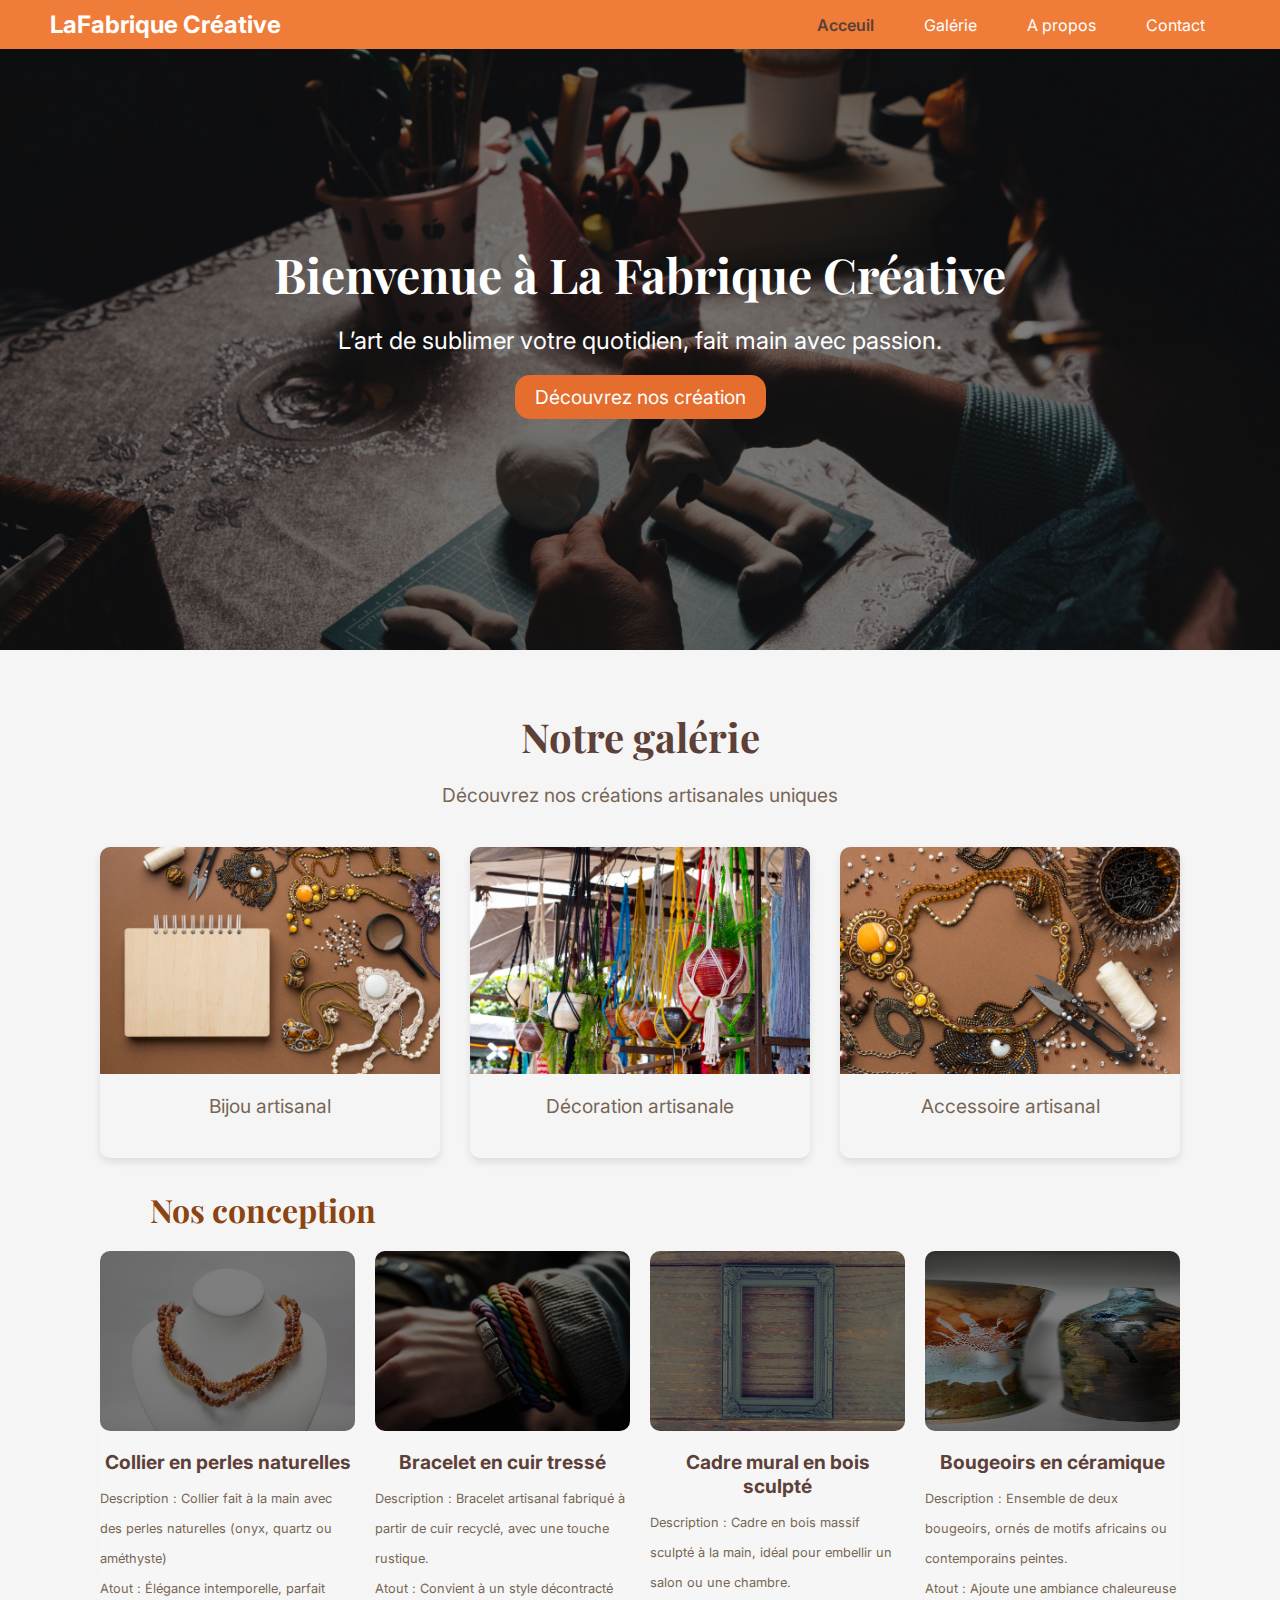
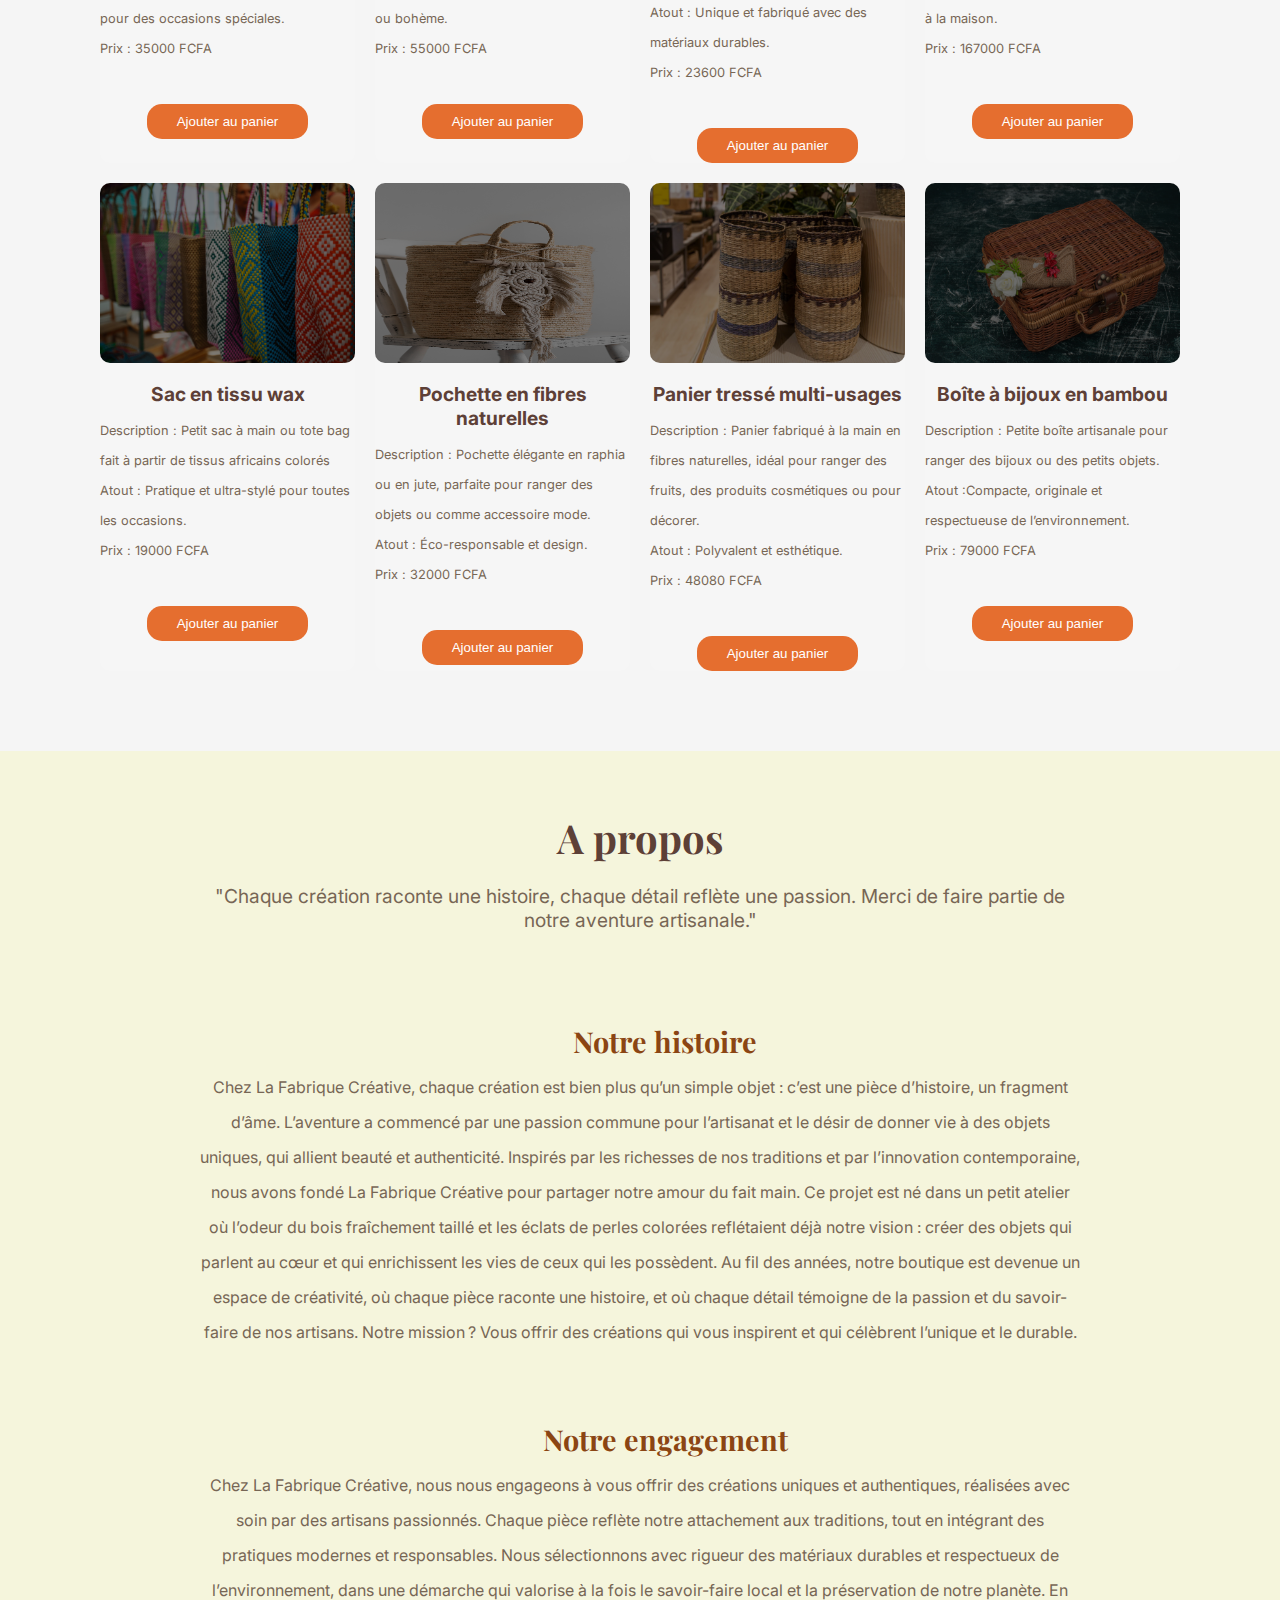
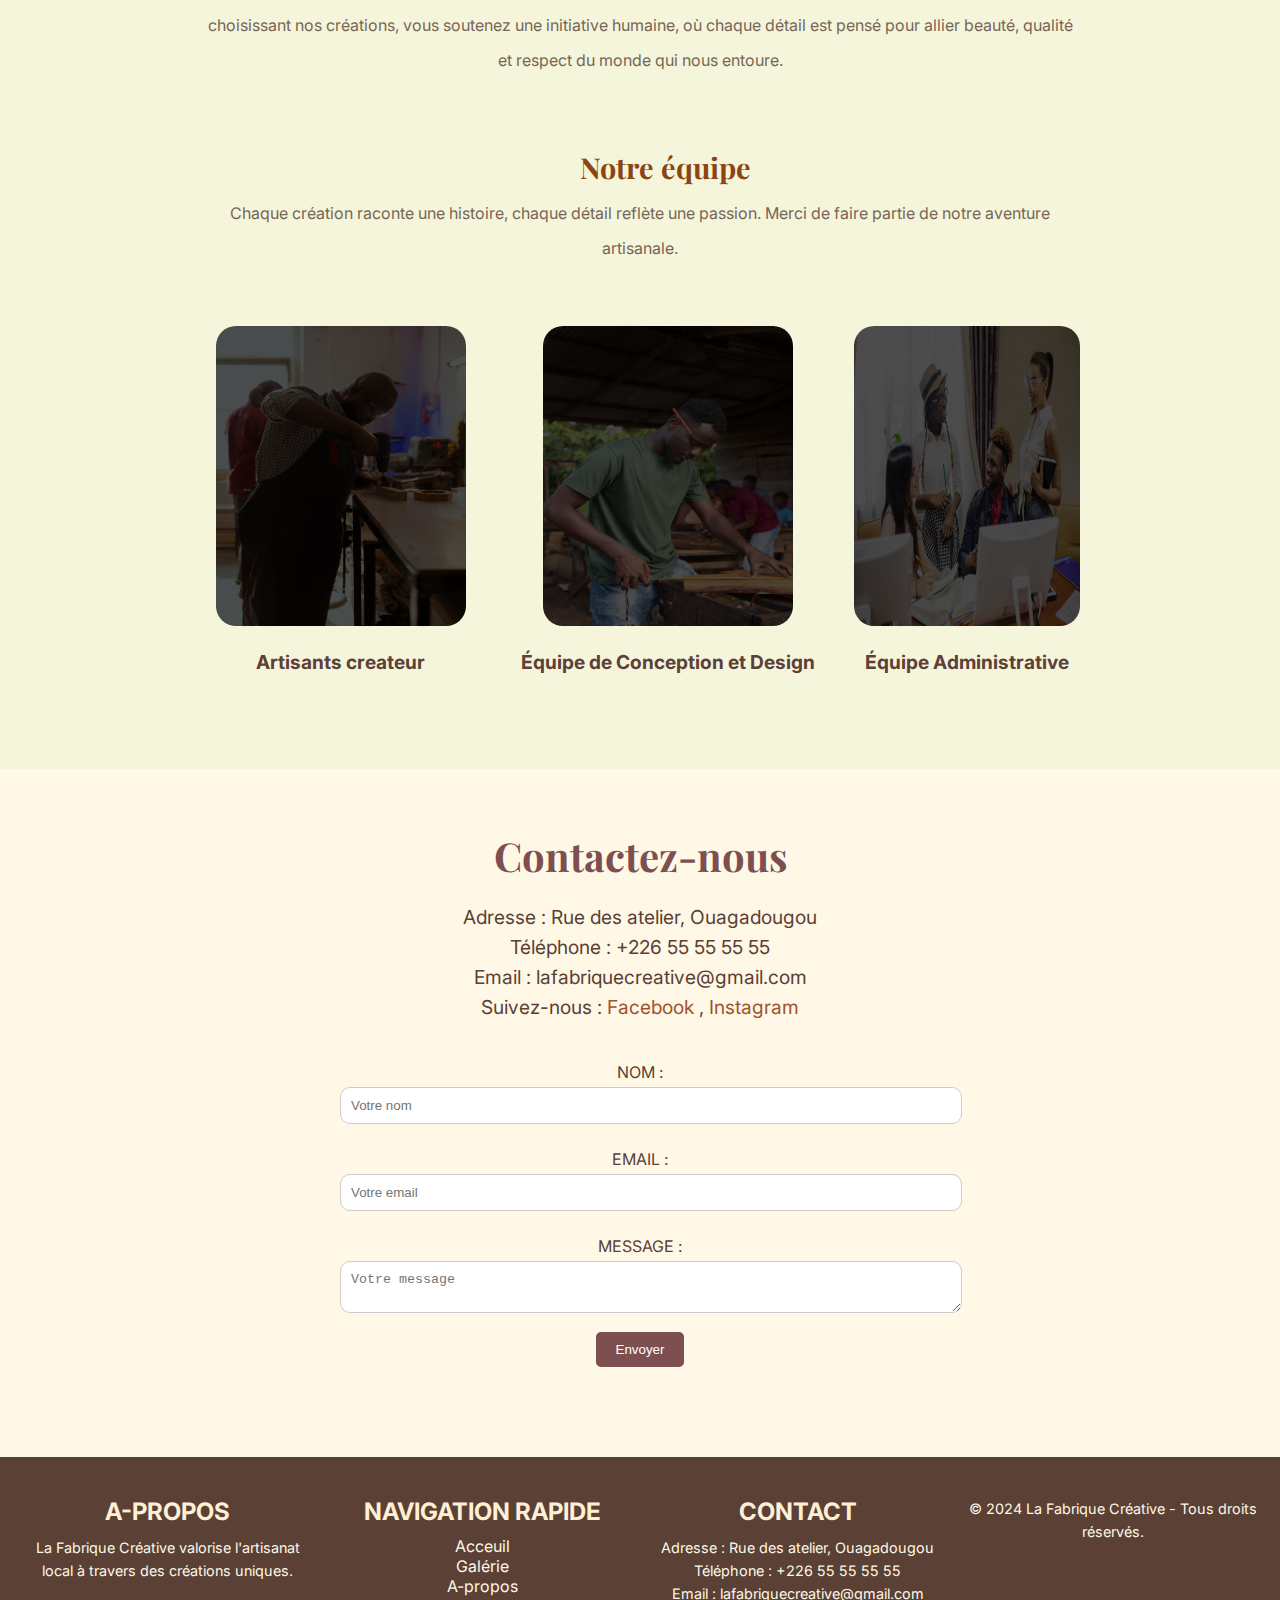
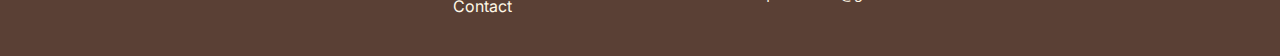
<file: site1/index.html>
<!DOCTYPE html>
<html lang="fr">
<head>
    <meta charset="UTF-8">
    <meta name="viewport" content="width=device-width, initial-scale=1.0">
    <title>La Fabrique Créative</title>
    <link rel="stylesheet" href="styles.css">
    <link href="https://fonts.googleapis.com/css2?family=Playfair+Display:wght@400;700&family=Inter:wght@400;500&display=swap" rel="stylesheet">
</head>
<body>

    <nav class="navbar">
        <a href="#" class="logo">LaFabrique Créative</a>
        <div class="nav-link">
            <ul>
                <li class="active"><a href="#premier">Acceuil</a></li>
                <li><a href="#deuxieme">Galérie</a></li>
                <li><a href="#troisieme">A propos</a></li>
                <li><a href="#quatrieme">Contact</a></li>
            </ul>
        </div>
    </nav>

    <header id="premier">
        <div class="couchesombre"></div>
        <div class="photo">
            <h1>Bienvenue à La Fabrique Créative</h1>
            <p>L’art de sublimer votre quotidien, fait main avec passion.</p>
            <a href="#" class="bouton">Découvrez nos création</a>
        </div>
    </header>

    <section class="galerie" id="deuxieme">

        <h2>Notre galérie</h2>
        <p>Découvrez nos créations artisanales uniques</p>

        <div class="grille-galerie">
            <div class="galerie-image">
                <img src="galerie.img/bijou_artisanal.jpg" alt="Bijou artisanal">
                <p>Bijou artisanal</p>
            </div>

            <div class="galerie-image">
                <img src="galerie.img/decoration_artisanal.jpg" alt="Décoration artisanale">
                <p>Décoration artisanale</p>
            </div>

            <div class="galerie-image">
                <img src="galerie.img/accessoir_artisanal.jpg" alt="Accessoire artisanal">
                <p>Accessoire artisanal</p>
            </div>   
        </div>

        <div class="phare">
            <h3>Nos conception</h3>
            <div class="present">
                <div class="present-image">
                    <img src="galerie.img/Collier en perles naturelles.jpg" alt="Collier en perles naturelles">
                    <h4>Collier en perles naturelles</h4>
                    <p>Description : Collier fait à la main avec des perles naturelles (onyx, quartz ou améthyste) <br>
                        Atout : Élégance intemporelle, parfait pour des occasions spéciales. <br>
                        Prix : 35000 FCFA
                    </p>
                    <button>Ajouter au panier</button>
                </div>

                <div class="present-image">
                    <img src="galerie.img/Bracelet en cuir tressé.jpg" alt="Bracelet en cuir tressé">
                    <h4>Bracelet en cuir tressé</h4>
                    <p>Description : Bracelet artisanal fabriqué à partir de cuir recyclé, avec une touche rustique. <br>
                        Atout : Convient à un style décontracté ou bohème. <br>
                        Prix : 55000 FCFA
                    </p>
                    <button>Ajouter au panier</button>
                </div>

                <div class="present-image">
                    <img src="galerie.img/Cadre mural en bois sculpté.jpg" alt="Cadre mural en bois sculpté">
                    <h4>Cadre mural en bois sculpté</h4>
                    <p>Description : Cadre en bois massif sculpté à la main, idéal pour embellir un salon ou une chambre. <br>
                        Atout : Unique et fabriqué avec des matériaux durables. <br>
                        Prix : 23600 FCFA
                    </p>
                    <button>Ajouter au panier</button>
                </div>

                <div class="present-image">
                    <img src="galerie.img/Bougeoirs en céramique peinte à la main.jpg" alt="Bougeoirs en céramique peinte à la main">
                    <h4>Bougeoirs en céramique</h4>
                    <p>Description : Ensemble de deux bougeoirs, ornés de motifs africains ou contemporains peintes. <br>
                        Atout : Ajoute une ambiance chaleureuse à la maison. <br>
                        Prix : 167000 FCFA
                    </p>
                    <button>Ajouter au panier</button>
                </div>

                <div class="present-image">
                    <img src="galerie.img/Sac en tissu wax.jpg" alt="Sac en tissu wax">
                    <h4>Sac en tissu wax</h4>
                    <p>Description : Petit sac à main ou tote bag fait à partir de tissus africains colorés <br>
                        Atout : Pratique et ultra-stylé pour toutes les occasions. <br>
                        Prix : 19000 FCFA
                    </p>
                    <button>Ajouter au panier</button>
                </div>

                <div class="present-image">
                    <img src="galerie.img/Pochette en fibres naturelles.jpg" alt="Pochette en fibres naturelles">
                    <h4>Pochette en fibres naturelles</h4>
                    <p>Description : Pochette élégante en raphia ou en jute, parfaite pour ranger des objets ou comme accessoire mode. <br>
                        Atout : Éco-responsable et design. <br>
                        Prix : 32000 FCFA
                    </p>
                    <button>Ajouter au panier</button>
                </div>

                <div class="present-image">
                    <img src="galerie.img/Panier tressé multi-usages.jpg" alt="Panier tressé multi-usages">
                    <h4>Panier tressé multi-usages</h4>
                    <p>Description : Panier fabriqué à la main en fibres naturelles, idéal pour ranger des fruits, des produits cosmétiques ou pour décorer.<br>
                        Atout : Polyvalent et esthétique. <br>
                        Prix : 48080 FCFA
                    </p>
                    <button>Ajouter au panier</button>
                </div>

                <div class="present-image">
                    <img src="galerie.img/Boîte à bijoux en bambou.jpg" alt="Boîte à bijoux en bambou">
                    <h4>Boîte à bijoux en bambou</h4>
                    <p>Description : Petite boîte artisanale pour ranger des bijoux ou des petits objets. <br>
                        Atout :Compacte, originale et respectueuse de l’environnement.<br>
                        Prix : 79000 FCFA
                    </p>
                    <button>Ajouter au panier</button>
                </div>
            </div>
        </div>
    </section>

    <section class="a-propos" id="troisieme">
        <div class="a-propos2">
        <h2>A propos</h2>
        <p>"Chaque création raconte une histoire, chaque détail reflète une passion. Merci de faire partie de notre aventure artisanale."</p>

        <div class="propos">

            <div class="histoire">
                <h3>Notre histoire</h3>
                <p>Chez La Fabrique Créative, chaque création est bien plus qu’un simple objet : c’est une pièce d’histoire, un fragment d’âme. L’aventure a commencé par une passion commune pour l’artisanat et le désir de donner vie à des objets uniques, qui allient beauté et authenticité.
                   Inspirés par les richesses de nos traditions et par l’innovation contemporaine, nous avons fondé La Fabrique Créative pour partager notre amour du fait main. Ce projet est né dans un petit atelier où l’odeur du bois fraîchement taillé et les éclats de perles colorées reflétaient déjà notre vision : créer des objets qui parlent au cœur et qui enrichissent les vies de ceux qui les possèdent.
                   Au fil des années, notre boutique est devenue un espace de créativité, où chaque pièce raconte une histoire, et où chaque détail témoigne de la passion et du savoir-faire de nos artisans. Notre mission ? Vous offrir des créations qui vous inspirent et qui célèbrent l’unique et le durable.
                </p>
            </div>

            <div class="engagement">
                <h3>Notre engagement</h3>
                <p>Chez La Fabrique Créative, nous nous engageons à vous offrir des créations uniques et authentiques, réalisées avec soin par des artisans passionnés. Chaque pièce reflète notre attachement aux traditions, tout en intégrant des pratiques modernes et responsables. Nous sélectionnons avec rigueur des matériaux durables et respectueux de l’environnement, dans une démarche qui valorise à la fois le savoir-faire local et la préservation de notre planète. En choisissant nos créations, vous soutenez une initiative humaine, où chaque détail est pensé pour allier beauté, qualité et respect du monde qui nous entoure.
                </p>
            </div>

            <div class="equipe">
                <h3>Notre équipe</h3>
                <p>Chaque création raconte une histoire, chaque détail reflète une passion. Merci de faire partie de notre aventure artisanale.</p>
            </div>
        </div>

        <div id="carroussel">
            <div class="image">

                <div class="groupe-image">
                <img src="galerie.img/artisants createur.jpg" alt="artisants createur">
                <h4>Artisants createur</h4>
                <p>Ce sont les cœurs et les mains derrière les créations. Ils conçoivent et réalisent chaque pièce avec minutie et passion.</p>
                </div>

                <div class="groupe-image">
                <img src="galerie.img/Equipe.jpg" alt="equipe conception design">
                <h4>Équipe de Conception et Design</h4>
                <p>Ceux qui imaginent et dessinent les modèles avant leur fabrication. Ils s’assurent que chaque création soit à la fois esthétique et innovante.</p>
                </div>

                <div class="groupe-image">
                <img src="galerie.img/administrative et marketing.jpg" alt="artisants createur">
                <h4>Équipe Administrative</h4>
                <p>Ceux qui s'occupent de la gestion, des relations avec les clients, et de la promotion de l'atelier</p>
                </div>

            </div>
        </div>
        </div>
    </section>

    <section id="contact">
        <h2 id="quatrieme">Contactez-nous</h2>

        <div class="contact-info">
            <p>Adresse : Rue des atelier, Ouagadougou</p>
            <p>Téléphone : +226 55 55 55 55</p>
            <p>Email : lafabriquecreative@gmail.com</p>
            <p>Suivez-nous : 
                <a href="https://facebook.com" target="_blank">Facebook</a> ,
                <a href="https://instagram.com" target="_blank">Instagram</a>
            </p>
        </div>

        <form class="contact-form">

                <label for="name">NOM :</label>
                <input type="text" name="name" id="name" placeholder="Votre nom" required>

                <label for="Email">EMAIL :</label>
                <input type="email" name="email" id="email" placeholder="Votre email" required>

                <label for="message">MESSAGE :</label>
                <textarea name="message" id="message" placeholder="Votre message" required></textarea>

                <button type="submit">Envoyer</button>
        </form>
    </section>

    <footer>
        <div id="a-propos">
            <h4>A-propos</h4>
            <p>La Fabrique Créative valorise l'artisanat local à travers des créations uniques.</p>
        </div>

        <div class="navigation-rapide">
            <h4>Navigation rapide</h4>
            <ul>
                <li><a href="#premier">Acceuil</a></li>
                <li><a href="#deuxieme">Galérie</a></li>
                <li><a href="#troisieme">A-propos</a></li>
                <li><a href="#quatrieme">Contact</a></li>
            </ul>
        </div>

        <div class="contacts">
            <h4>Contact</h4>
            <p>Adresse : Rue des atelier, Ouagadougou</p>
            <p>Téléphone : +226 55 55 55 55</p>
            <p>Email : lafabriquecreative@gmail.com</p>
        </div>

        <div class="droit-reserve">
            <p>© 2024 La Fabrique Créative - Tous droits réservés.</p>
        </div>
    </footer>
      
</body>
</html>
</file>
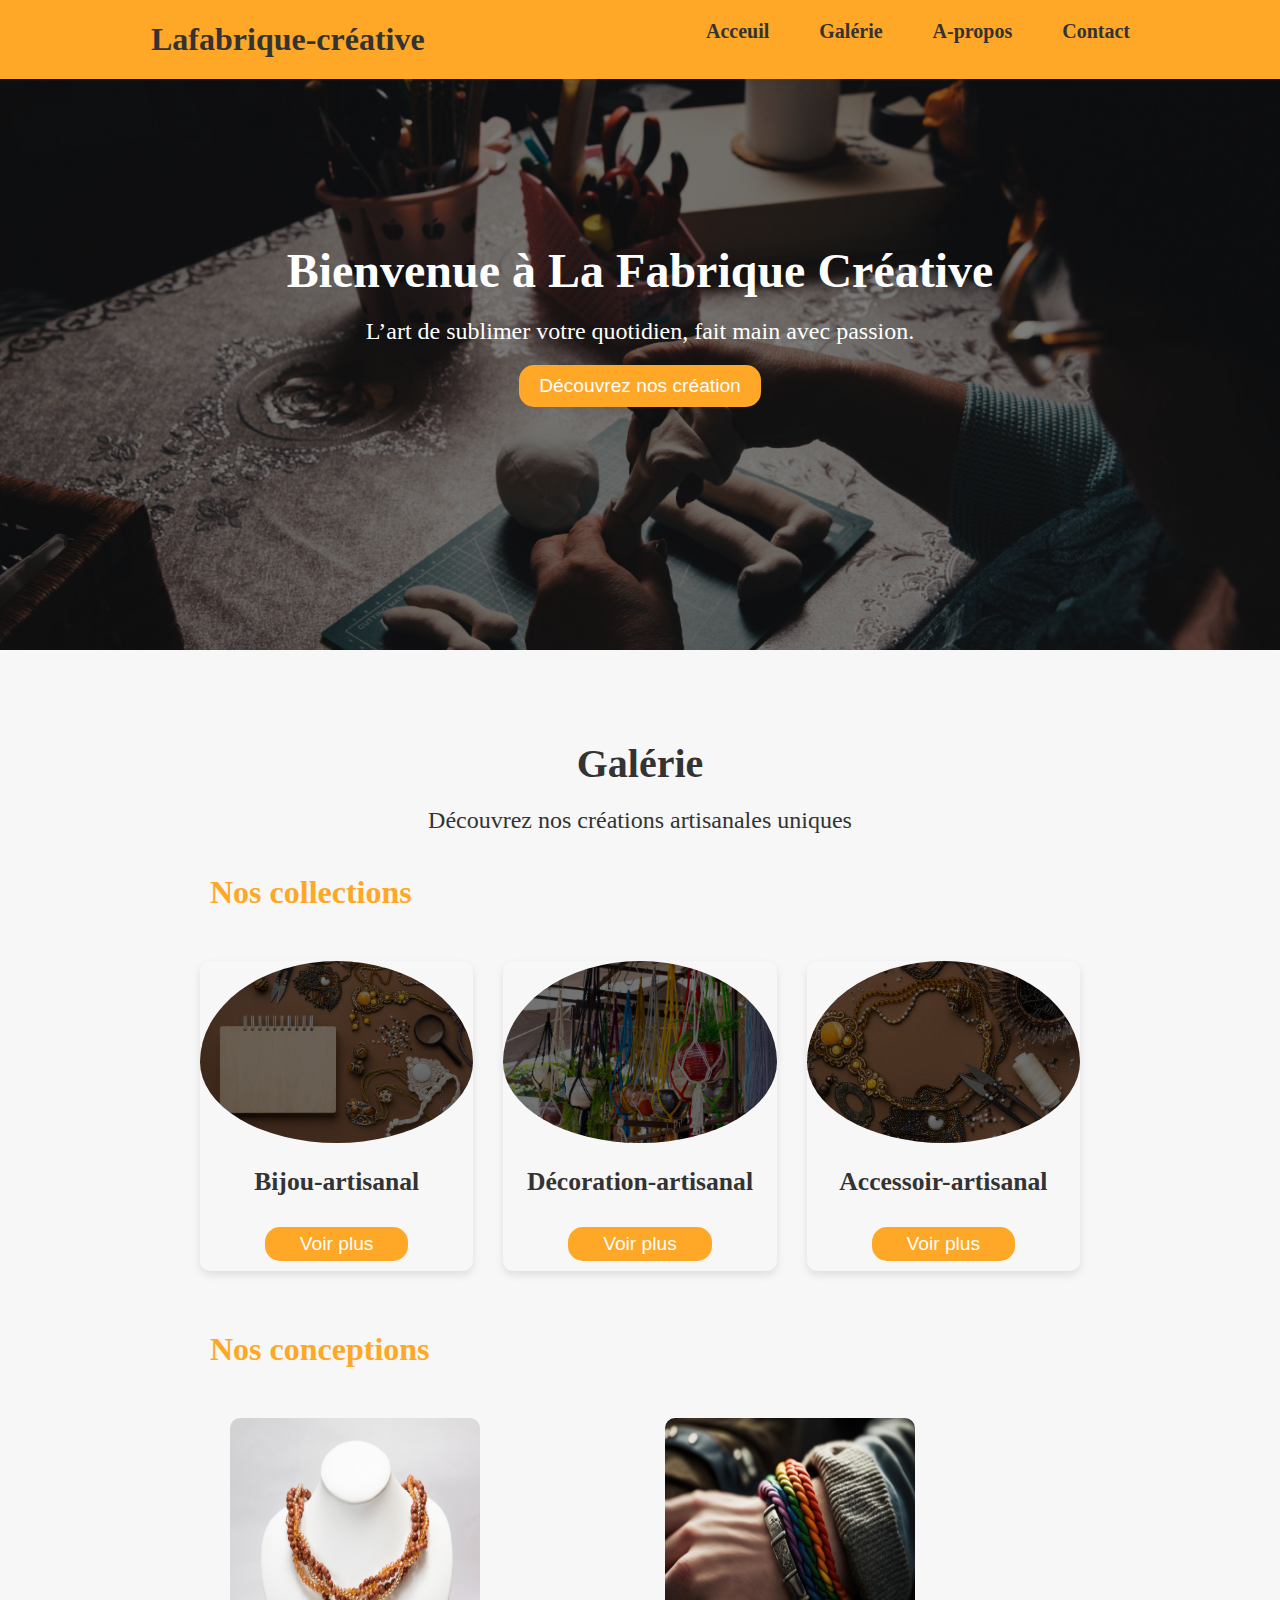
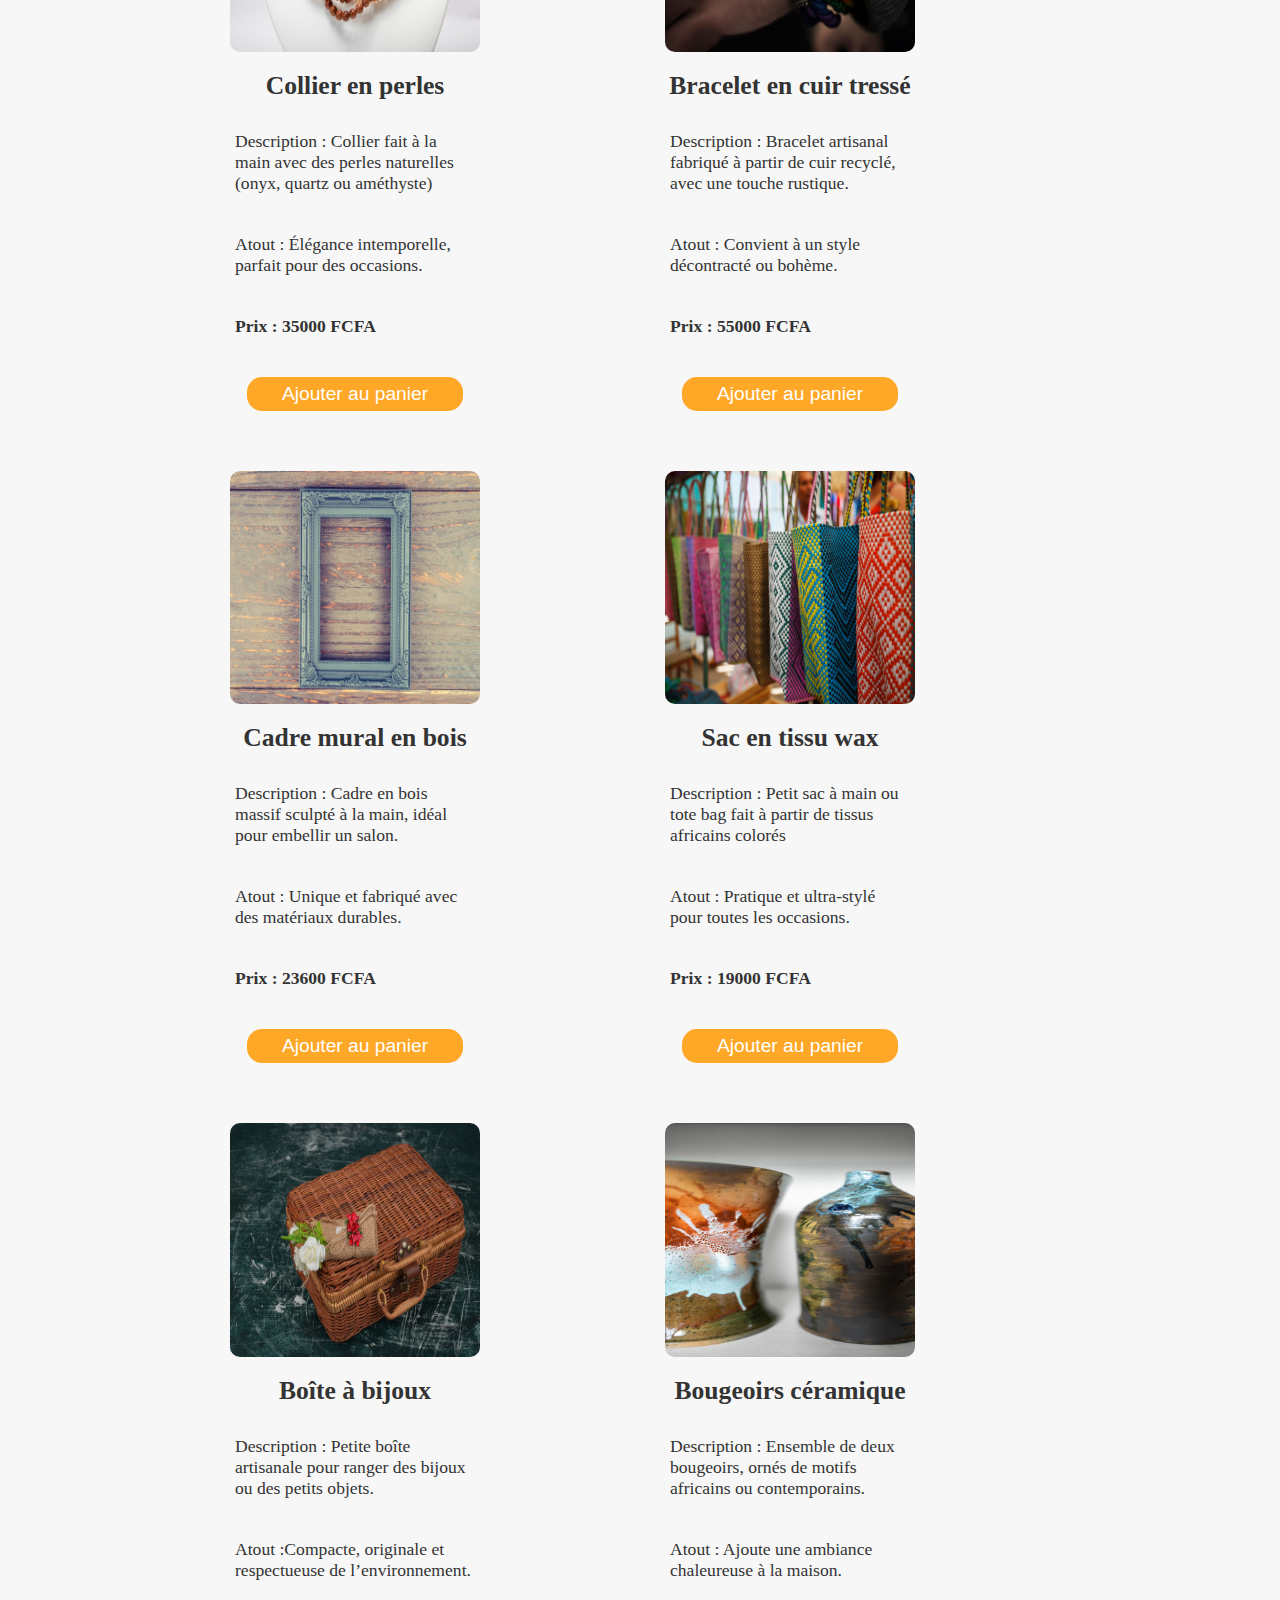
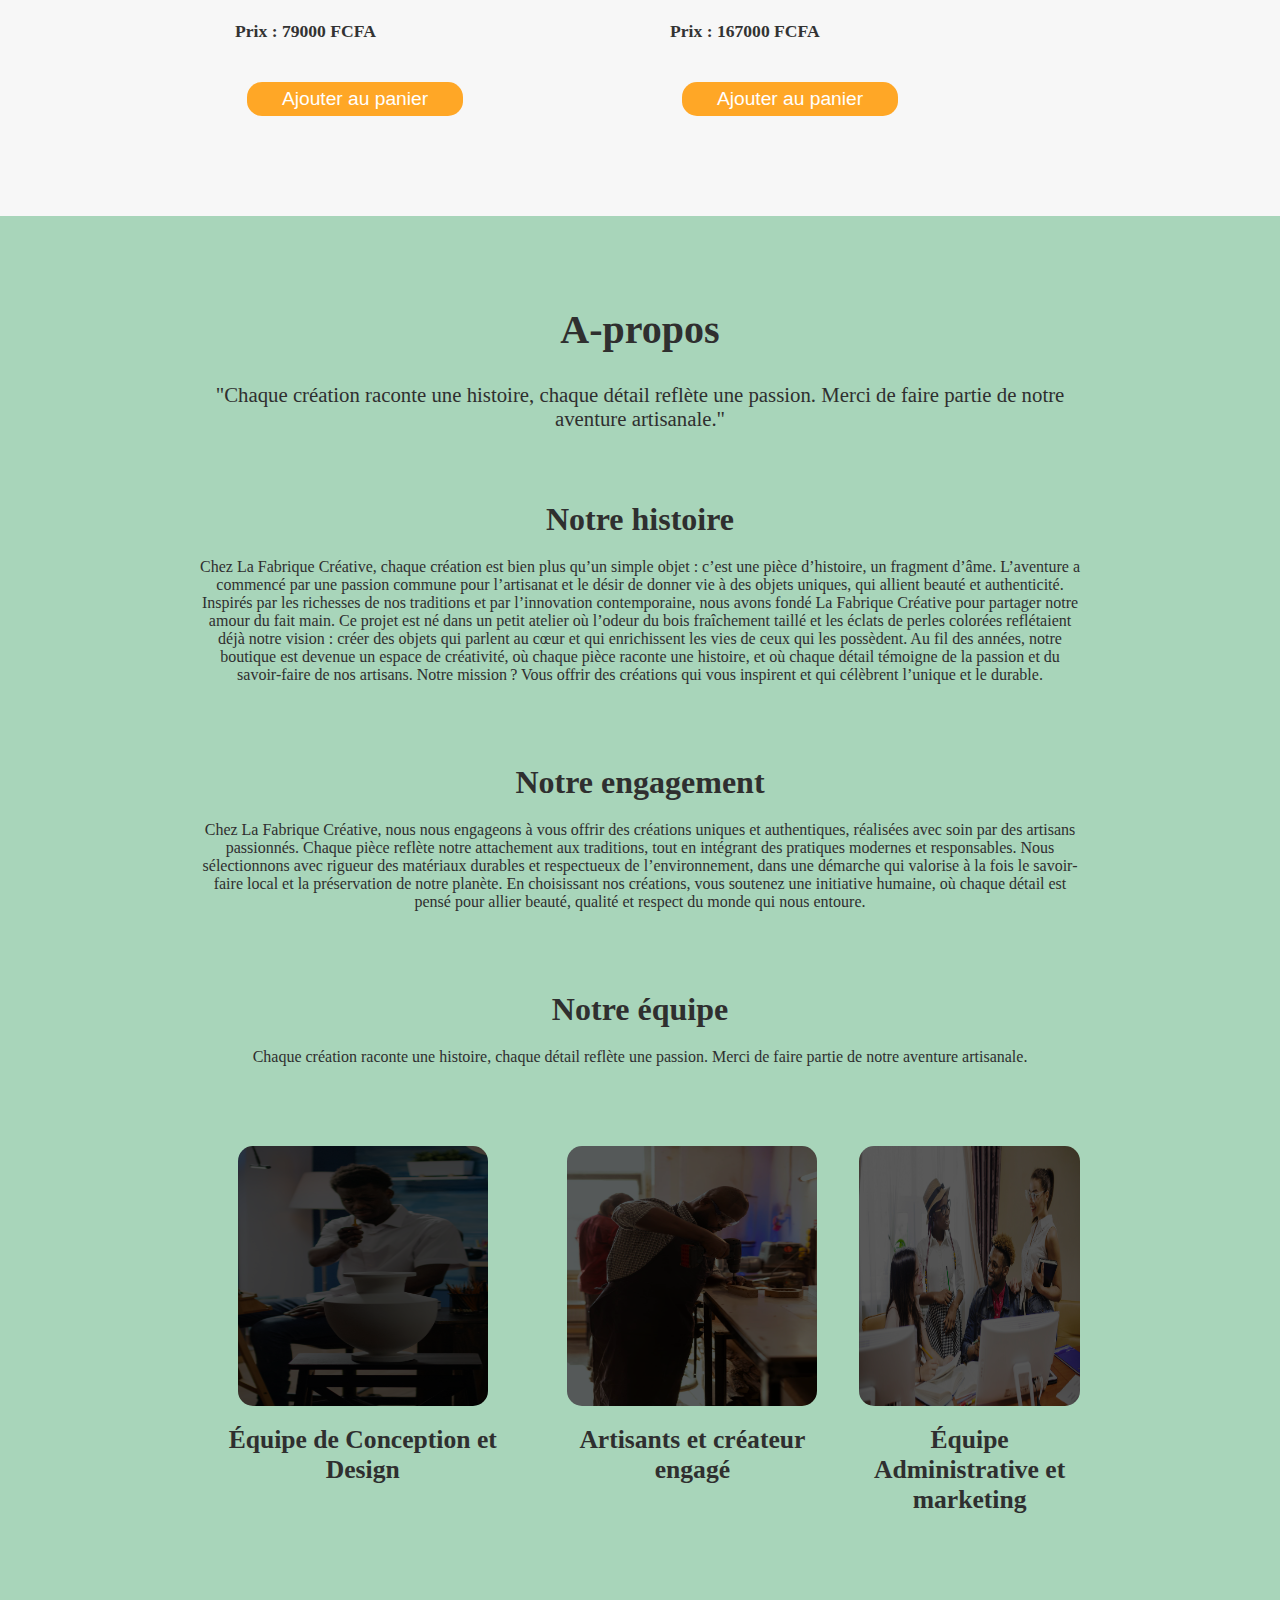
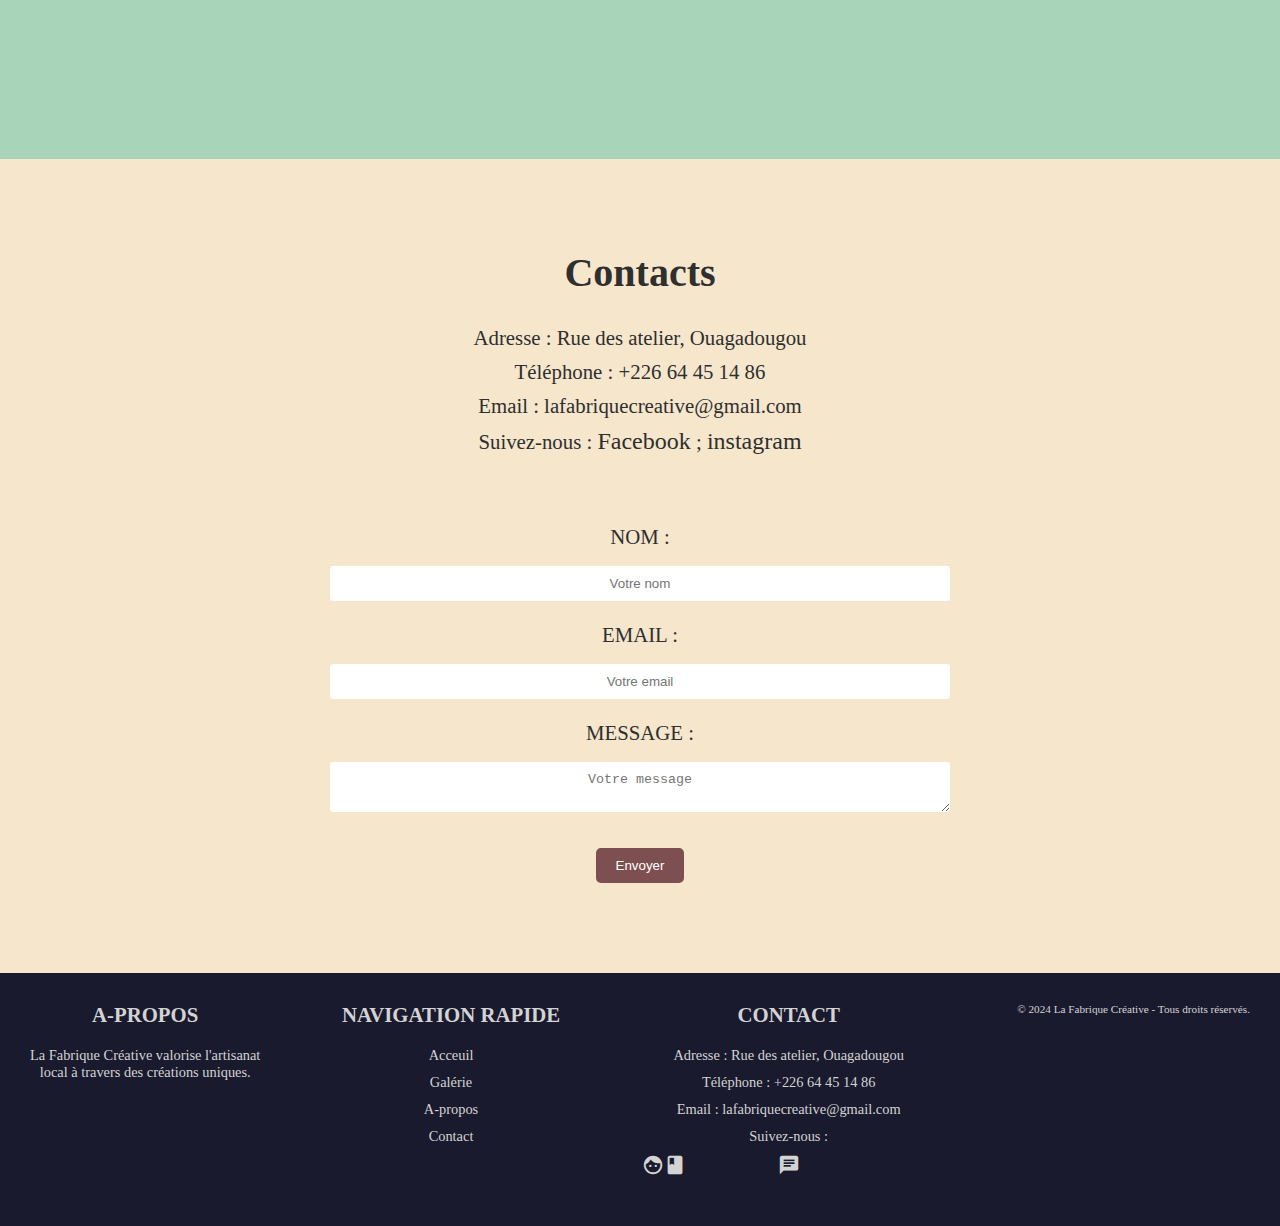
<file: site 2/index2.html>
<!DOCTYPE html>
<html lang="en">
<head>
    <meta charset="UTF-8">
    <meta name="viewport" content="width=device-width, initial-scale=1.0">
    <title>La-fabrique-creative</title>
    <link rel="stylesheet" href="style2.css">
    <link rel="stylesheet" href="https://fonts.googleapis.com/icon?family=Material+Icons">
</head>
<body>





    <nav>
        <div class="logo">
            <h1>Lafabrique-créative</h1>
        </div>

        <ul>
            <li><a href="#premier">Acceuil</a></li>
            <li><a href="#deuxieme">Galérie</a></li>
            <li><a href="#troisieme">A-propos</a></li>
            <li><a href="#quatrieme">Contact</a></li>
        </ul>
    </nav>






    <header id="premier">
        <div class="couche-sombre"></div>
        <div class="bienvenue">
            <h1>Bienvenue à La Fabrique Créative</h1>
            <p>L’art de sublimer votre quotidien, fait main avec passion.</p>
            <button>Découvrez nos création</button>
        </div>
    </header>





    <section class="galerie" id="deuxieme">

        <div class="nos-collection">
            <h2>Galérie</h2>
            <p>Découvrez nos créations artisanales uniques</p>
            <h3>Nos collections</h3>

            <div class="collection">
                <div class="image">
                    <img src="galerie2.img/bijou_artisanal.jpg" alt="bijou-artisanal">
                    <h4>Bijou-artisanal</h4>
                    <button>Voir plus</button>
                </div>

                <div class="image">
                    <img src="galerie2.img/decoration_artisanal.jpg" alt="decoration-artisanal">
                    <h4>Décoration-artisanal</h4>
                    <button>Voir plus</button>
                </div>

                <div class="image">
                    <img src="galerie2.img/accessoir_artisanal.jpg" alt="accessoir_artisanal">
                    <h4>Accessoir-artisanal</h4>
                    <button>Voir plus</button>
                </div>  
            </div>

            <h3>Nos conceptions</h3>
            <div class="conception">

                <div class="picture">
                    <img src="galerie2.img/Collier en perles naturelles.jpg" alt="Collier en perles naturelles">
                    <h4>Collier en perles</h4>
                    <p>Description : Collier fait à la main avec des perles naturelles (onyx, quartz ou améthyste)</p>
                    <p>Atout : Élégance intemporelle, parfait pour des occasions.</p>
                    <p><strong>Prix : 35000 FCFA</strong></p>
                    <button>Ajouter au panier</button>
                </div>

                <div class="picture">
                    <img src="galerie2.img/Bracelet en cuir tressé.jpg" alt="Bracelet en cuir tressé">
                    <h4>Bracelet en cuir tressé</h4>
                    <p>Description : Bracelet artisanal fabriqué à partir de cuir recyclé, avec une touche rustique.</p>
                    <p>Atout : Convient à un style décontracté ou bohème.</p>
                    <p><strong>Prix : 55000 FCFA</strong></p>
                    <button>Ajouter au panier</button>
                </div>

                <div class="picture">
                    <img src="galerie2.img/Cadre mural en bois sculpté.jpg" alt="Cadre mural en bois sculpté">
                    <h4>Cadre mural en bois</h4>
                    <p>Description : Cadre en bois massif sculpté à la main, idéal pour embellir un salon.</p>
                    <p>Atout : Unique et fabriqué avec des matériaux durables.</p>
                    <p><strong>Prix : 23600 FCFA</strong></p>
                    <button>Ajouter au panier</button>
                </div>

                <div class="picture">
                    <img src="galerie2.img/Sac en tissu wax.jpg" alt="Sac en tissu wax">
                    <h4>Sac en tissu wax</h4>
                    <p>Description : Petit sac à main ou tote bag fait à partir de tissus africains colorés</p>
                    <p>Atout : Pratique et ultra-stylé pour toutes les occasions.</p>
                    <p><strong>Prix : 19000 FCFA</strong></p>
                    <button>Ajouter au panier</button>
                </div>

                <div class="picture">
                    <img src="galerie2.img/Boîte à bijoux en bambou.jpg" alt="Boîte à bijoux en bambou">
                    <h4>Boîte à bijoux</h4>
                    <p>Description : Petite boîte artisanale pour ranger des bijoux ou des petits objets.</p>
                    <p>Atout :Compacte, originale et respectueuse de l’environnement.</p>
                    <p><strong>Prix : 79000 FCFA</strong></p>
                    <button>Ajouter au panier</button>
                </div>

                <div class="picture">
                    <img src="galerie2.img/Bougeoirs en céramique peinte à la main.jpg" alt="Bougeoirs en céramique">
                    <h4>Bougeoirs céramique</h4>
                    <p>Description : Ensemble de deux bougeoirs, ornés de motifs africains ou contemporains.</p>
                    <p>Atout : Ajoute une ambiance chaleureuse à la maison.</p>
                    <p><strong>Prix : 167000 FCFA</strong></p>
                    <button>Ajouter au panier</button>
                </div>
            </div>
        </div>
    </section>





    <section class="a-propos" id="troisieme">

        <h2>A-propos</h2>
        <p id="propos">"Chaque création raconte une histoire, chaque détail reflète une passion. Merci de faire partie de notre aventure artisanale."</p>
        <h3>Notre histoire</h3>
        <p>Chez La Fabrique Créative, chaque création est bien plus qu’un simple objet : c’est une pièce d’histoire, un fragment d’âme. L’aventure a commencé par une passion commune pour l’artisanat et le désir de donner vie à des objets uniques, qui allient beauté et authenticité. Inspirés par les richesses de nos traditions et par l’innovation contemporaine, nous avons fondé La Fabrique Créative pour partager notre amour du fait main. Ce projet est né dans un petit atelier où l’odeur du bois fraîchement taillé et les éclats de perles colorées reflétaient déjà notre vision : créer des objets qui parlent au cœur et qui enrichissent les vies de ceux qui les possèdent. Au fil des années, notre boutique est devenue un espace de créativité, où chaque pièce raconte une histoire, et où chaque détail témoigne de la passion et du savoir-faire de nos artisans. Notre mission ? Vous offrir des créations qui vous inspirent et qui célèbrent l’unique et le durable.</p>
        <h3>Notre engagement</h3>
        <p>Chez La Fabrique Créative, nous nous engageons à vous offrir des créations uniques et authentiques, réalisées avec soin par des artisans passionnés. Chaque pièce reflète notre attachement aux traditions, tout en intégrant des pratiques modernes et responsables. Nous sélectionnons avec rigueur des matériaux durables et respectueux de l’environnement, dans une démarche qui valorise à la fois le savoir-faire local et la préservation de notre planète. En choisissant nos créations, vous soutenez une initiative humaine, où chaque détail est pensé pour allier beauté, qualité et respect du monde qui nous entoure.</p>
        <h3>Notre équipe</h3>
        <P>Chaque création raconte une histoire, chaque détail reflète une passion. Merci de faire partie de notre aventure artisanale.</P>
        
        <div class="equipes">
        <div class="equipe">
            <img src="galerie2.img/conception design.jpg" alt="Équipe de Conception et Design">
            <h4>Équipe de Conception et Design</h4>
            <P>Ceux qui imaginent et dessinent les modèles avant leur fabrication. Ils s’assurent que chaque création soit à la fois esthétique et innovante</P>
        </div>
        <div class="equipe">
            <img src="galerie2.img/artisants createur.jpg" alt="Artisants createur">
            <h4>Artisants et créateur engagé</h4>
            <P>Ce sont les cœurs et les mains derrière les créations. Ils conçoivent et réalisent chaque pièce avec minutie et passion</P>
        </div>
        <div class="equipe">
            <img src="galerie2.img/administrative et marketing.jpg" alt="Équipe Administrative">
            <h4>Équipe Administrative et marketing</h4>
            <P>Ceux qui s'occupent de la gestion, des relations avec les clients, et de la promotion de l'atelier</P>
        </div>
        </div>
    </section>





    <section class="contact" id="quatrieme">

        <h2>Contacts</h2>
        <p>Adresse : Rue des atelier, Ouagadougou</p>
        <p>Téléphone : +226 64 45 14 86</p>
        <p>Email : lafabriquecreative@gmail.com</p>
        <p>Suivez-nous : <a href="https://www.facebook.com/" target="_blank">Facebook</a> ; <a href="https://www.instagram.com/" target="_blank">instagram</a></p>

        <form action="formulaire de contact">
            <label for="name">NOM :</label>
            <input type="text" name="nom" id="nom" placeholder="Votre nom" required>

            <label for="Email">EMAIL :</label>
            <input type="email" name="email" id="email" placeholder="Votre email" required>

            <label for="message">MESSAGE :</label>
            <textarea name="message" id="message" placeholder="Votre message" required></textarea>
        </form>
        <button type="submit">Envoyer</button>

    </section>



    <footer class="footer">

        <div class="apropos">
            <h2>A-PROPOS</h2>
            <p>La Fabrique Créative valorise l'artisanat <br> local  à travers des créations uniques.</p>
        </div>

        <div class="apropos">
            <h2>NAVIGATION RAPIDE</h2>
            <a href="#premier">Acceuil</a>
            <a href="#deuxieme">Galérie</a>
            <a href="#troisieme">A-propos</a>
            <a href="#quatrieme">Contact</a>
        </div>

        <div class="apropos">
            <h2>CONTACT</h2>
            <p>Adresse : Rue des atelier, Ouagadougou</p>
            <p>Téléphone : +226 64 45 14 86</p>
            <p>Email : lafabriquecreative@gmail.com</p>
            <p>Suivez-nous : </p>
            <i class="material-icons"> <a href="facebook.com">facebook</a></i>
            <i class="material-icons"><a href="snapchat.com">snapchat</a></i>
            <i class="material-icons"><a href="tiktok.com">tiktok</a></i>
        </div>

        <div class="droit">
            <p>© 2024 La Fabrique Créative - Tous droits réservés.</p>
        </div>



    </footer>
    
</body>
</html>
</file>
<file: site1/styles.css>
*{
    margin: 0;
    padding: 0;
    text-decoration: none;
    list-style: none;
    max-width: 100%;
}

body {
    font-family: 'Inter', sans-serif;
}

h1, h2, h3 {
    font-family: 'Playfair Display', serif;
}

.navbar{
    position: relative;
    padding: 10px 50px;
    display: flex;
    justify-content: space-between;
    width: 100%;
    box-sizing: border-box;
    align-items: center;
    background-color: #f07c3a;
    z-index: 1000;
    position: fixed;
}

.navbar a{
    color: #FFFFFF;
    transform: color 2s ease;
    
}


.navbar a:hover{
    color: #5A4035;
}
.navbar .logo{
    font-size: 1.5em;
    font-weight: bold;
}

.navbar .nav-link ul{
    display: flex;
    justify-content: space-between;
}

.navbar .nav-link ul li{
    margin: 0 25px;
}

.navbar .nav-link ul li.active a{
    color: #5A4035;
    font-weight: 600;
}

.navbar .nav-link ul li.active a:hover{
    color: #FFFFFF;
}


.navbar .menu-btn{
    width: 35px;
    position: absolute;
    top: 50px;
    right: 50px;
    display: none;
}

header{
    position: relative;
    height: 650px;
    width: 100%;
    background-image: url(galerie.img/header.jpg);
    overflow: hidden;
    display: flex;
    justify-content: center;
    align-items: center;
    color: white;
    background-repeat: no-repeat;
    background-size: cover;
}

.photo{
    position: relative;
    text-align: center;
    z-index: 2;
}

.couchesombre{
    z-index: 1;
    position: absolute;
    top: 0;
    left: 0;
    width: 100%;
    height: 100%;
    background-color: rgba(0, 0, 0, 0.5);
}

.photo h1{
    font-size: 3em;
    margin-bottom: 20px;
}

.photo p{
    font-size: 1.5em;
    margin-bottom: 30px;
}

.photo .bouton{
    padding: 10px 20px;
    background-color: #e56e2f;
    font-size: 1.2em;
    color: white;
    border-radius: 15px;
    cursor: pointer;
    transition: background-color 0.3s ease transform 0.2s ease;
}

.photo .bouton:active{
    background-color: #c55827;
    transform: scale(0.99);
}

.photo .bouton:hover{
    background-color: #f07d3a9f;
}

.galerie{
    padding: 60px 100px;
    text-align: center;
    background-color: #f5f5f5;
}

.galerie h2{
    font-size: 2.5em;
    color: #5D4037;
    padding-bottom: 20px;
}

.galerie p{
    font-size: 1.2em;
    color: #776655;
    padding-bottom: 40px;
}

.grille-galerie{
    display: grid;
    grid-template-columns: repeat(auto-fit, minmax(250px, 1fr));
    gap: 30px;
    display: flex;
}

.galerie-image{
    position: relative;
    border-radius: 10px;
    overflow: hidden;
    box-shadow: 0 4px 8px rgba(0, 0, 0, 0.1);
}

.galerie-image img{
    width: 100%;
    height: auto;
    display: block;
    transition: transform 0.3s ease; 
}

.galerie-image:hover img{
    transform: scale(1.1);
}

.galerie-image p{
    padding-top: 20px;
}

.phare{
    margin-top: 30px;
    margin-bottom: 20px;
    text-align: center;
}

.phare h3{
    color: #8B4513;
    text-align: left;
    font-size: 2em;
    margin-bottom: 10px;
    margin-left: 50px;
}

.present{
    display: grid;
    
    grid-template-columns: repeat(auto-fit, minmax(250px, 1fr));
    gap: 20px;
    margin-top: 20px;
}

.present-image{
    display: block;
    position: relative;
    border-radius: 10px;
    background-color: rgba(255, 255, 255, 0.137);
}

.present-image img{
    width: 270px;
    height: 180px;
    margin-bottom: 15px;
    border-radius: 10px;
    filter: brightness(50%);
    transition: 3s;
}

.present-image img:hover{
    transform: scale(1.1);
    filter: brightness(95%);
}

.present-image h4{
    color: #5D4037;
    font-size: 1.2em;
    padding-bottom: 10px;
}

.present-image p{
    text-align: left;
    line-height: 30px;
    font-size: 0.8em;
}

.present-image button{
    color: white;
    padding: 10px 30px;
    background-color: #e56e2f;
    border: none;
    border-radius: 15px;
    cursor: pointer;
    transition: background-color 0.3s ease, transform 0.2s ease;
}

.present-image button:active{
    background-color: #c55827;
    transform: scale(0.95);
}

.present-image button:hover{
    background-color: #f07c3a;
}


.a-propos{
    
    text-align: center;
    background-color: #F5F5DC;
}

.a-propos2{
    padding-top: 60px;
    padding-bottom: 0px;
    padding-left: 200px;
    padding-right: 200px;
}

.a-propos h2{
    font-size: 2.5em;
    color: #5D4037;
    padding-bottom: 20px;
}

.a-propos p{
    font-size: 1.2em;
    color: #776655;
    padding-bottom: 40px;
}

.propos{
    margin-top: 50px;
}

.propos h3{
    color: #8B4513;
    text-align: center;
    font-size: 1.8em;
    margin-bottom: 10px;
    margin-left: 50px;
    transition: 2s;
}

.propos h3:hover{
    text-decoration: underline solid 3px;
}

.histoire{
    margin-bottom: 30px;
}

.engagement{
    margin-bottom: 30px;
}

.propos p{
    font-size: 1em;
    text-align: center justify;
    line-height: 35px;
    margin-bottom: 20px;
}

.image{
display: flex ;
gap: 20px;
}

.image img{
    width: 250px;
    height: 300px;
    z-index: 2;
    border-radius: 20px;
    margin-bottom: 20px;
    filter: brightness(30%);
    transition: 3s;
}

.image img:hover{
    filter: brightness(100%);
}

.image h4{
    z-index: 1;
    margin-bottom: 10px;
    color: #5D4037;
    font-size: 1.2em;
    
}

.image p{
    z-index: 1;
    text-align: justify center;
    font-size: 0.8em;
    color: #F5F5DC;
    transition: 2s;
}

.image p:hover{
    color: #776655;
}

#contact{
    padding: 60px 200px;
    background-color: #FFF8E7;
    text-align: center;
}


#contact h2{
    color: #7D4F50;
    font-size: 2.5em;
    margin-bottom: 20px;
}

#contact p{
    color: #5A4035;
    font-size: 1.2em;
    line-height: 30px;
}

.contact-info a{
    color: #A0522D;
    text-decoration: none;
}

.contact-info:hover a{
    text-decoration: underline;
}

.contact-form{
    max-width: 600px;
    padding-top: 30px;
    margin: 0 auto 30px;
}

.contact-form label{
    display: block;
    color: #5A4035;
    margin: 10px 0 5px;
}

.contact-form input, .contact-form textarea{
    width: 100%;
    padding: 10px;
    margin-bottom: 15px;
    border-radius: 10px;
    border: 1px solid #ccc;
}

.contact-form button{
    background-color: #7D4F50;
    border: none;
    color: #FFF;
    padding: 10px 20px;
    border-radius: 5px;
    cursor: pointer;
}

.contact-form button:hover{
    background-color: #5A4035;
}

footer{
    padding: 40px 20px;
    background-color: #5A4035;
    color: #FFF8E7;
    text-align: center;
    display: grid;
    grid-template-columns: repeat(auto-fit, minmax(200px, 1fr));
    gap: 20px;
}

footer h4{
    font-size: 1.5em;
    margin-bottom: 10px;
    text-transform: uppercase;
    color: #FFEFD5;
}

footer p{
    font-size: 0.9em;
    line-height: 1.6;
}

footer a{
    text-decoration: none;
    color: #FFF8E7;
    transition: color 0.3 ease;
}

footer a:hover{
    color: #FFD700;
}













@media screen and (max-width : 900px){
    
    .image{
        display: block;
    }

    .navbar .nav-link ul {
        display: block;
    }

    .grille-galerie{
        display: block;
    }

    .a-propos2 {
        padding-top: 60px;
        padding-bottom: 0px;
        padding-left: 20px;
        padding-right: 20px;
    }

    #contact{
        padding-top: 60px;
        padding-bottom: 0px;
        padding-left: 20px;
        padding-right: 20px;
    }

    footer{
        display: block;      
    }

    #a-propos{
        margin-bottom: 20px;
    }

    .navigation-rapide{
        margin-bottom: 20px;
    }

    .contacts{
        margin-bottom: 20px;
    }


}
</file>
<file: site 2/style2.css>
*{
    margin: 0;
    padding: 0px;
    text-decoration: none;
    list-style: none;
    max-width: 100%;
}

body{
    font-family: "Inter", serif;
}

h1, h2, h3 {
    font-family: 'Playfair Display', serif;
}

nav{
    padding: 20px 150px;
    position: relative;
    background-color: #F9F9F9;
    color: #333333;
    display: flex;
    width: 100%;
    justify-content: space-between;
    text-align: center;
    font-size: 1em;
    transition: background-color 1s ease;
    position: fixed;
    z-index: 1000;
    box-sizing: border-box;
}

nav:hover{
    background-color: #FFA726;
}

.logo h1{
    border: #FFA726 solid 1px;
    color: #333333;
    transition: color 1s ease border 1s ease;
}

.logo h1:hover{
    color: #F9F9F9;
    border: #333333 solid 1px;
}

nav ul{
    display: flex;
    gap: 50px;
    color: #333333;
    font-size: 1em;
}

nav a{
    color: #333333;
    font-size: 20px;
    font-weight: bold;
    transition: color 1s ease border-bottom 1s ease ;
    border-bottom: #FFA726 solid 1px;
}

nav a:hover{
    color: #F9F9F9;
    border-bottom: #333333 solid 2px;
}

header{
    padding: 0;
    margin: 0;
    background-image: url(galerie2.img/header.jpg);
    width: 100%;
    height: 650px;
    background-size: cover;   
    text-align: center;
    align-content: center;
    color: #FFFFFF;
    position: relative;
    background-repeat: no-repeat;
    max-width: 100%;
}

.couche-sombre{
    top: 0;
    left: 0;
    background-color: rgba(0, 0, 0, 0.5);
    width: 100%;
    height: 100%;
    position: absolute;
}

.bienvenue{
    text-align: center;
    position: relative;
    align-items: center;
}

.bienvenue h1{
    color: #FFFFFF;
    font-size: 3em;
    margin-bottom: 20px;
}

.bienvenue p{
    font-size: 1.5em;
    margin-bottom: 20px;
}

.bienvenue button{
    padding: 10px 20px;
    font-size: 1.2em;
    background-color: #FFA726;
    color: #FFFFFF;
    border: none;
    border-radius: 15px;
    cursor: pointer;
    transition: all 2s ease ;
}

.bienvenue button:active{
    color: #333333;
    background-color: #FFFFFF;
    border: #FFA726 solid 1px;
}

.galerie{
    padding: 90px 200px;
    background-color: #F7F7F7;
    color: #333333;
    text-align: center;
}

.nos-collection{
    text-align: center;
    align-items: center;
}

.galerie h2{
    font-size: 2.5em;
    padding-bottom: 20px;
}

.galerie p{
    font-size: 1.5em;
    padding-bottom: 40px;
}

.galerie h3{
    font-size: 2em;
    text-align: left;
    padding-left: 10px;
    color: #FFA726;
    margin-bottom: 50px;
}

.collection{
    gap: 30px;
    display: flex;
    padding-bottom: 60px;
}

.image{
    position: relative;
    border-radius: 10px;
    box-shadow: 0 4px 8px rgba(0, 0, 0, 0.1);
}

.image img{
    width: 100%;
    height: auto;
    filter: brightness(45%);
    border-radius: 100%;
    transition: all 2s ease;
    padding-bottom: 20px;
}

.image img:hover{
    filter: brightness(100%);
    border-radius: 10%;
    padding-bottom: 30px;
}

.image h4{
    font-size: 1.6em;
    padding-bottom: 30px;
}

.image button{
    padding: 6px 35px;
    font-size: 1.2em;
    background-color: #FFA726;
    color: #FFFFFF;
    border: none;
    border-radius: 15px;
    cursor: pointer;
    transition: all 0.2s ease ;
    text-align: center;
    margin-bottom: 10px;
}

.image button:active{
    transform: scale(0.95);
    background-color:#333333;
}

.conception{
    display: grid;
    grid-template-columns: repeat(auto-fit, minmax(250px, 1fr));
    gap: 50px;
    padding: 0px 30px
}

.picture{
    width: 250px;
    transition: all 0.6s ease;
}

.picture:hover{
    box-shadow: 0 4px 3px #333333;
    color: #FFA726;
}

.picture img{
    width: 250px;
    height: 233.56px;
    margin-bottom: 15px;
    border-radius: 10px;
}

.picture h4{
    font-size: 1.6em;
    padding-bottom: 30px;
}

.picture p{
    font-size: 1.1em;
    text-align: left;
    padding-left: 5px;
    padding-right: 5px;
}

.picture button{
    padding: 6px 35px;
    font-size: 1.2em;
    background-color: #FFA726;
    color: #FFFFFF;
    border: none;
    border-radius: 15px;
    cursor: pointer;
    transition: all 0.2s ease ;
    text-align: center;
    margin-bottom: 10px;
}

.picture button:active{
    transform: scale(0.95);
    background-color: #333333;
}

.a-propos{
    padding: 90px 200px;
    background-color: #A8D5BA;
    color: #2F2F2F;
    text-align: center;
    align-items: center;
}

.a-propos h2{
    font-size: 2.5em;
    padding-bottom: 30px;
}

#propos{
    font-size: 1.3em;
    padding-bottom: 70px;
}

.a-propos h3{
    font-size: 2em;
    padding-bottom: 20px;
}

.a-propos p{
    font-size: 1em;
    padding-bottom: 80px;
    color: #2F2F2F;
    transition: all 2s ease;
}

.a-propos p:hover{
    color: #FFA726;
}

.equipes{
    display: flex;
    gap: 30px;
    text-align: center;
}

.equipe{
    display: block;
    text-align: center;
}

.equipe img{
    width: 250px;
    height: 260px;
    border-radius: 15px;
    filter: brightness(35%);
    transition: all 3s ease;
}

.equipe img:hover{
    filter: brightness(85%);
}

.equipe h4{
    font-size: 1.6em;
    padding-bottom: 20px;
    padding-top: 15px;
    transition: all 2s ease;
    color: #2F2F2F;
}

.equipe h4:hover{
    color: #FFA726;
}

.equipe p{
    color: #A8D5BA;
    transition: all 2s ease;
}

.equipe p:hover{
    color: #2F2F2F;
}

.contact{
    padding: 90px 200px;
    text-align: center;
    background-color: #F5E6CC;
    color: #2F2F2F;
}

.contact h2{
    font-size: 2.5em;
    padding-bottom: 30px;
}

.contact p{
    font-size: 1.3em;
    padding-bottom: 10px;
}

.contact a{
    color: #2F2F2F;
    font-size: 24px;
    transition: all 0.3s ease;
}

.contact a:hover{
    text-decoration: underline;
}

form{
    text-align: center;
    justify-content: center;
    padding: 10px 20px;
    padding-top: 60px;
}

label{
    display: block;
    text-align: center;
    justify-content: center;
    padding-bottom: 15px;
    font-size: 1.3em;
}

input{
    width: 600px;
    border-radius: 5px;
    border: #F5E6CC solid 2px;
    margin-bottom: 20px;
    text-align: center;
    padding: 10px;
}

textarea{
    width: 600px;
    border-radius: 5px;
    border: #F5E6CC solid 2px;
    margin-bottom: 20px;
    text-align: center;
    padding: 10px;
}
 button{
    background-color: #7D4F50;
    border: none;
    color: #FFF;
    padding: 10px 20px;
    border-radius: 5px;
    cursor: pointer;
 }


 footer{
    padding: 30px;
    background-color: #1A1A2E;
    text-align: center;
    justify-content: space-between;
    color: #D3D3D3;
    display: flex;
    gap: 30px;
 }


.apropos h2{
    font-size: 1.3em;
    padding-bottom: 20px;
    transition: all 2s ease;
}

.apropos h2:hover{
    color: #FFD700;
}

.apropos p, a, i{
    font-size: 0.9em;
    color: #D3D3D3;
    transition: all 2s ease;
    padding-bottom: 10px;
}

.apropos a{
    font-size: 0.9em;
    color: #D3D3D3;
    display: block;
    transition:  0.9s ease;
}

.apropos a:hover{
    font-size: 1.3em;
    color: #F7F7F7;
}

.droit{
    font-size: 0.7em;
}





@media screen and (max-width : 900px){

    nav{
        padding: 20px;
        ;

    }

    nav ul{
        display: block;
        border-bottom: none;
        text-align: right;

    }

    nav a{
        border-bottom: none;
        margin-bottom: 10px;
    }

    nav a:hover{
        border-bottom: none;
    }

    .galerie{
        padding-left: 10px;
        padding-right: 10px;
    }

    .collection{
        display: block;
        width: 300px;
        text-align: center;
        align-items: center;
    }

    .image img{
        width: 250px;
    }
}
</file>
